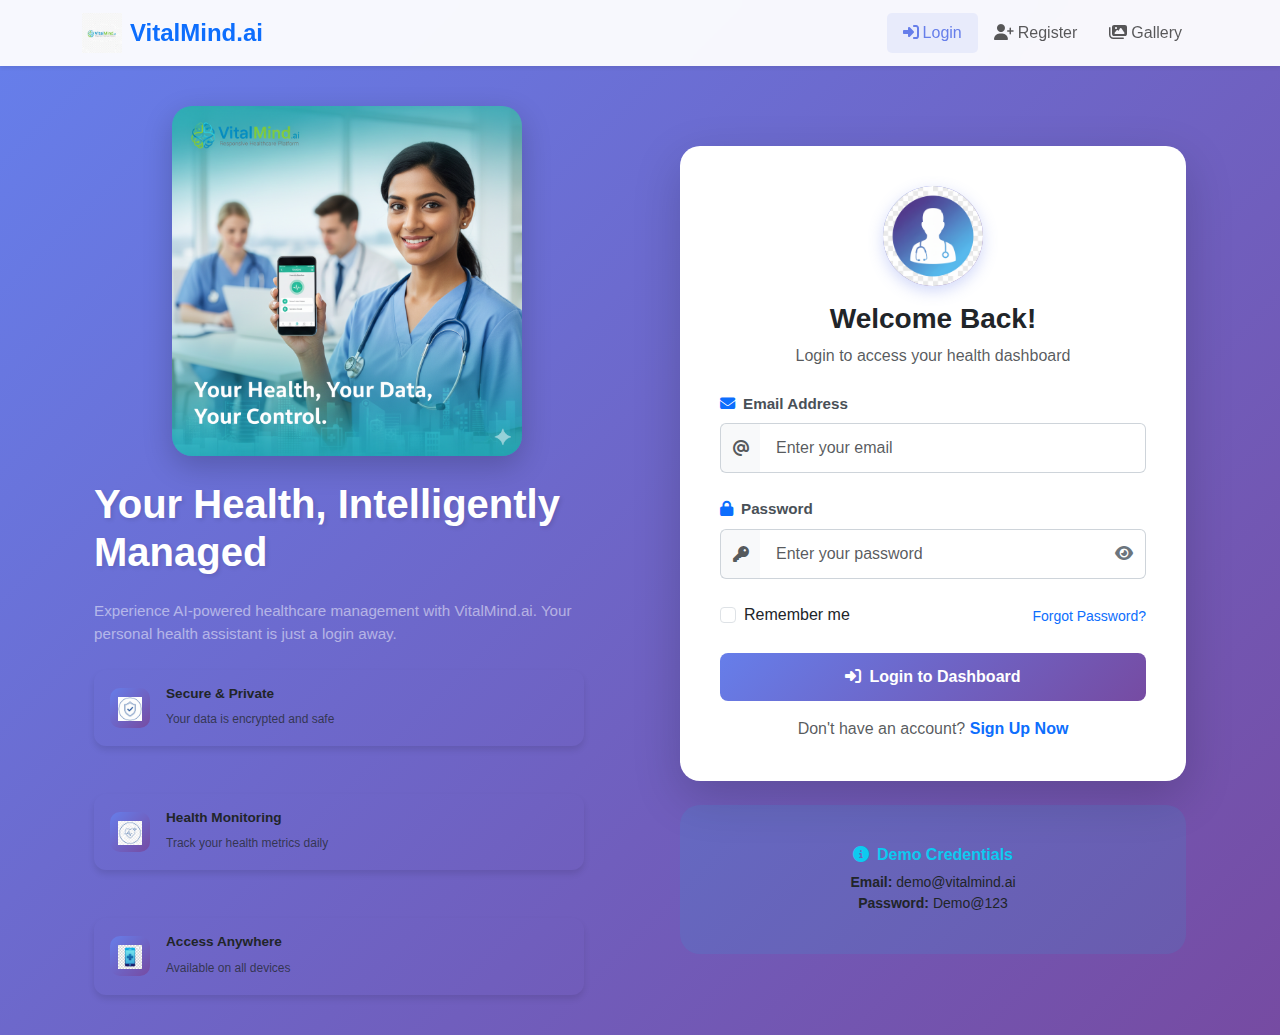
<file: index.html>
<!DOCTYPE html>
<html lang="en">
<head>
    <meta charset="UTF-8">
    <meta name="viewport" content="width=device-width, initial-scale=1.0">
    <title>VitalMind.ai - Login</title>
    
    <!-- Favicon -->
    <link rel="icon" type="image/png" href="assets/images/favicon.png">
    <link rel="shortcut icon" type="image/x-icon" href="assets/images/favicon.ico">
    
    <!-- Bootstrap CSS -->
    <link href="https://cdn.jsdelivr.net/npm/bootstrap@5.3.2/dist/css/bootstrap.min.css" rel="stylesheet">
    
    <!-- Font Awesome -->
    <link rel="stylesheet" href="https://cdnjs.cloudflare.com/ajax/libs/font-awesome/6.4.0/css/all.min.css">
    
    <!-- Custom CSS -->
    <link rel="stylesheet" href="css/login.css">
</head>

<body>
    <!-- Bootstrap Component 1: Navbar -->
    <nav class="navbar navbar-expand-lg navbar-light bg-white shadow-sm sticky-top">
        <div class="container">
            <a class="navbar-brand d-flex align-items-center" href="index.html">
                <img src="assets/images/logo.png" alt="VitalMind.ai Logo" height="40" class="me-2">
                <span class="fw-bold text-primary">VitalMind.ai</span>
            </a>
            
            <!-- Bootstrap Component 2: Navbar Toggler -->
            <button class="navbar-toggler" type="button" data-bs-toggle="collapse" data-bs-target="#navbarNav">
                <span class="navbar-toggler-icon"></span>
            </button>
            
            <!-- Bootstrap Component 3: Collapse -->
            <div class="collapse navbar-collapse" id="navbarNav">
                <ul class="navbar-nav ms-auto">
                    <li class="nav-item">
                        <a class="nav-link active" href="index.html">
                            <i class="fas fa-sign-in-alt me-1"></i>Login
                        </a>
                    </li>
                    <li class="nav-item">
                        <a class="nav-link" href="register.html">
                            <i class="fas fa-user-plus me-1"></i>Register
                        </a>
                    </li>
                    <li class="nav-item">
                        <a class="nav-link" href="gallery.html">
                            <i class="fas fa-images me-1"></i>Gallery
                        </a>
                    </li>
                </ul>
            </div>
        </div>
    </nav>

    <div class="hero-section">
        <div class="container">
            <div class="row align-items-center min-vh-100">
                <!-- Left Side - Feature Information -->
                <div class="col-lg-6 mb-5 mb-lg-0">
                    <div class="hero-content">
                        <div class="hero-image-container mb-4">
                            <img src="assets/images/hero-health.png" 
                                 alt="Healthcare Innovation" 
                                 class="img-fluid hero-image">
                        </div>
                        <h1 class="display-4 fw-bold text-white mb-4">
                            Your Health, Intelligently Managed
                        </h1>
                        <p class="lead text-white-50 mb-5">
                            Experience AI-powered healthcare management with VitalMind.ai. 
                            Your personal health assistant is just a login away.
                        </p>

                        <!-- Feature Cards - Bootstrap Component 4: Cards -->
                        <div class="row g-3">
                            <div class="col-12">
                                <div class="feature-card">
                                    <div class="d-flex align-items-center">
                                        <div class="feature-icon-img me-3">
                                            <img src="assets/images/icon-secure.png" 
                                                 alt="Secure" 
                                                 width="50" 
                                                 height="50">
                                        </div>
                                        <div>
                                            <h6 class="mb-1 fw-bold">Secure & Private</h6>
                                            <small class="text-muted">Your data is encrypted and safe</small>
                                        </div>
                                    </div>
                                </div>
                            </div>

                            <div class="col-12">
                                <div class="feature-card">
                                    <div class="d-flex align-items-center">
                                        <div class="feature-icon-img me-3">
                                            <img src="assets/images/icon-health.png" 
                                                 alt="Health Monitoring" 
                                                 width="50" 
                                                 height="50">
                                        </div>
                                        <div>
                                            <h6 class="mb-1 fw-bold">Health Monitoring</h6>
                                            <small class="text-muted">Track your health metrics daily</small>
                                        </div>
                                    </div>
                                </div>
                            </div>

                            <div class="col-12">
                                <div class="feature-card">
                                    <div class="d-flex align-items-center">
                                        <div class="feature-icon-img me-3">
                                            <img src="assets/images/icon-mobile.png" 
                                                 alt="Mobile Access" 
                                                 width="50" 
                                                 height="50">
                                        </div>
                                        <div>
                                            <h6 class="mb-1 fw-bold">Access Anywhere</h6>
                                            <small class="text-muted">Available on all devices</small>
                                        </div>
                                    </div>
                                </div>
                            </div>
                        </div>
                    </div>
                </div>

                <!-- Right Side - Login Form -->
                <div class="col-lg-6">
                    <div class="login-card">
                        <!-- Bootstrap Component 5: Card -->
                        <div class="card shadow-lg border-0">
                            <div class="card-body p-5">
                                <div class="text-center mb-4">
                                    <div class="login-avatar mb-3">
                                        <img src="assets/images/avatar-login.png" 
                                             alt="User Login" 
                                             class="avatar-image">
                                    </div>
                                    <h3 class="fw-bold mb-2">Welcome Back!</h3>
                                    <p class="text-muted">Login to access your health dashboard</p>
                                </div>

                                <!-- Bootstrap Component 6: Alert (Error) -->
                                <div id="errorAlert" class="alert alert-danger alert-dismissible fade d-none" role="alert">
                                    <i class="fas fa-exclamation-circle me-2"></i>
                                    <span id="errorMessage"></span>
                                    <button type="button" class="btn-close" onclick="hideError()"></button>
                                </div>

                                <!-- Bootstrap Component 7: Alert (Success) -->
                                <div id="successAlert" class="alert alert-success alert-dismissible fade d-none" role="alert">
                                    <i class="fas fa-check-circle me-2"></i>
                                    <span id="successMessage"></span>
                                </div>

                                <!-- Bootstrap Component 8: Form -->
                                <form id="loginForm" onsubmit="handleLogin(event)">
                                    <!-- Email Input -->
                                    <div class="mb-4">
                                        <label for="email" class="form-label fw-semibold">
                                            <i class="fas fa-envelope me-2 text-primary"></i>Email Address
                                        </label>
                                        <!-- Bootstrap Component 9: Input Group -->
                                        <div class="input-group">
                                            <span class="input-group-text bg-light border-end-0">
                                                <i class="fas fa-at text-muted"></i>
                                            </span>
                                            <input type="email" 
                                                   class="form-control border-start-0" 
                                                   id="email" 
                                                   placeholder="Enter your email"
                                                   required>
                                        </div>
                                        <div class="invalid-feedback" id="emailError"></div>
                                    </div>

                                    <!-- Password Input -->
                                    <div class="mb-4">
                                        <label for="password" class="form-label fw-semibold">
                                            <i class="fas fa-lock me-2 text-primary"></i>Password
                                        </label>
                                        <div class="input-group">
                                            <span class="input-group-text bg-light border-end-0">
                                                <i class="fas fa-key text-muted"></i>
                                            </span>
                                            <input type="password" 
                                                   class="form-control border-start-0 border-end-0" 
                                                   id="password" 
                                                   placeholder="Enter your password"
                                                   required>
                                            <!-- Bootstrap Component 10: Button (Input Group) -->
                                            <button class="btn btn-outline-secondary border-start-0" 
                                                    type="button" 
                                                    onclick="togglePassword()">
                                                <i class="fas fa-eye" id="toggleIcon"></i>
                                            </button>
                                        </div>
                                        <div class="invalid-feedback" id="passwordError"></div>
                                    </div>

                                    <!-- Remember Me & Forgot Password -->
                                    <div class="d-flex justify-content-between align-items-center mb-4">
                                        <!-- Bootstrap Component 11: Form Check -->
                                        <div class="form-check">
                                            <input class="form-check-input" type="checkbox" id="rememberMe">
                                            <label class="form-check-label" for="rememberMe">
                                                Remember me
                                            </label>
                                        </div>
                                        <a href="#" class="text-decoration-none small text-primary">
                                            Forgot Password?
                                        </a>
                                    </div>

                                    <!-- Bootstrap Component 12: Button -->
                                    <button type="submit" 
                                            class="btn btn-primary btn-lg w-100 mb-3" 
                                            id="loginBtn">
                                        <i class="fas fa-sign-in-alt me-2"></i>Login to Dashboard
                                    </button>

                                    <div class="text-center">
                                        <p class="mb-0 text-muted">
                                            Don't have an account? 
                                            <a href="register.html" class="text-primary fw-semibold text-decoration-none">
                                                Sign Up Now
                                            </a>
                                        </p>
                                    </div>
                                </form>
                            </div>
                        </div>

                        <!-- Demo Credentials Card -->
                        <div class="demo-card mt-4">
                            <div class="card border-0 bg-info bg-opacity-10">
                                <div class="card-body text-center">
                                    <h6 class="fw-bold text-info mb-2">
                                        <i class="fas fa-info-circle me-2"></i>Demo Credentials
                                    </h6>
                                    <p class="mb-0 small">
                                        <strong>Email:</strong> demo@vitalmind.ai<br>
                                        <strong>Password:</strong> Demo@123
                                    </p>
                                </div>
                            </div>
                        </div>
                    </div>
                </div>
            </div>
        </div>
    </div>
</file>
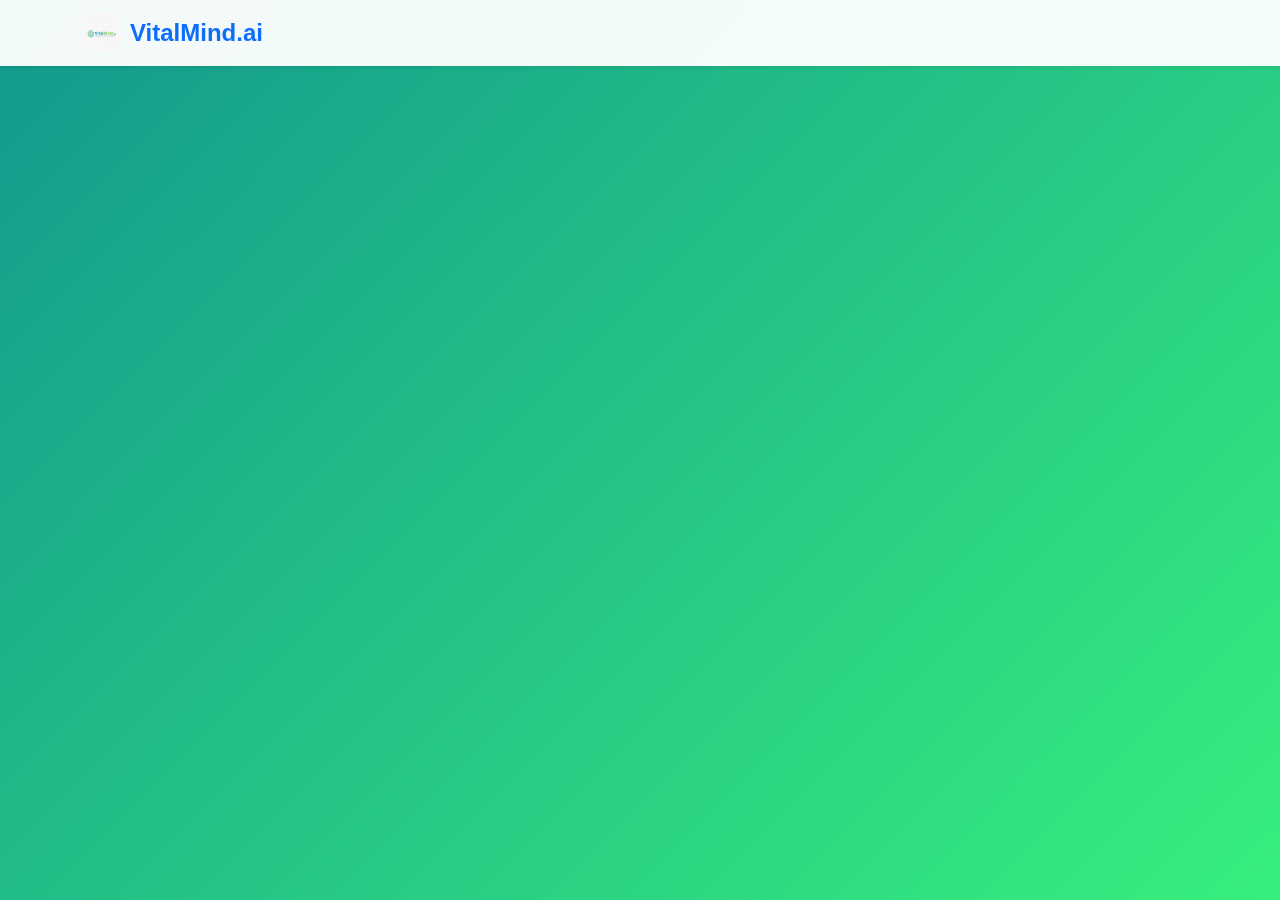
<file: register.html>
<!--
  register.html
  User registration page. Allows new users to create an account with validation.
-->
<!-- gowri started this part -->
 
<!DOCTYPE html>
<html lang="en">
<head>
    <meta charset="UTF-8">
    <meta name="viewport" content="width=device-width, initial-scale=1.0">
    <title>VitalMind.ai - Register</title>
    
    <!-- Favicon -->
    <link rel="icon" type="image/png" href="assets/images/favicon.png">
    <link rel="shortcut icon" type="image/x-icon" href="assets/images/favicon.ico">
    
    <!-- Bootstrap CSS -->
    <link href="https://cdn.jsdelivr.net/npm/bootstrap@5.3.2/dist/css/bootstrap.min.css" rel="stylesheet">
    
    <!-- Font Awesome -->
    <link rel="stylesheet" href="https://cdnjs.cloudflare.com/ajax/libs/font-awesome/6.4.0/css/all.min.css">
    
    <!-- Custom CSS -->
    <link rel="stylesheet" href="css/register.css">
</head>
<body>
    <!-- Navbar -->
    <nav class="navbar navbar-expand-lg navbar-light bg-white shadow-sm sticky-top">
        <div class="container">
            <a class="navbar-brand d-flex align-items-center" href="index.html">
                <img src="assets/images/logo.png" alt="VitalMind.ai Logo" height="40" class="me-2">
                <span class="fw-bold text-primary">VitalMind.ai</span>
            </a>
            
            <button class="navbar-toggler" type="button" data-bs-toggle="collapse" data-bs-target="#navbarNav">
                <span class="navbar-toggler-icon"></span>
            </button>


    <script src="https://cdn.jsdelivr.net/npm/bootstrap@5.3.2/dist/js/bootstrap.bundle.min.js"></script>
    <script src="js/validation.js"></script>
</body>
</html>
</file>
<file: css/login.css>
/* 
 * Login Page Styles
 * Author: Member 1 - Apurva Raj
 * Description: Professional login page with gradient background and image placeholders
 */

:root {
    --primary-gradient: linear-gradient(135deg, #667eea 0%, #764ba2 100%);
    --success-gradient: linear-gradient(135deg, #11998e 0%, #38ef7d 100%);
    --info-gradient: linear-gradient(135deg, #4facfe 0%, #00f2fe 100%);
    --transition: all 0.3s ease;
}

* {
    margin: 0;
    padding: 0;
    box-sizing: border-box;
}

body {
    font-family: 'Segoe UI', Tahoma, Geneva, Verdana, sans-serif;
    background: var(--primary-gradient);
    min-height: 100vh;
}

/* Navbar Styling */
.navbar {
    backdrop-filter: blur(10px);
    background-color: rgba(255, 255, 255, 0.95) !important;
}

.navbar-brand {
    font-size: 1.5rem;
    transition: var(--transition);
}

.navbar-brand:hover {
    transform: scale(1.05);
}

.navbar-brand img {
    transition: var(--transition);
}

.navbar-brand:hover img {
    transform: rotate(360deg);
}

.nav-link {
    font-weight: 500;
    padding: 0.5rem 1rem !important;
    border-radius: 5px;
    transition: var(--transition);
}

.nav-link:hover,
.nav-link.active {
    background-color: rgba(102, 126, 234, 0.1);
    color: #667eea !important;
}

/* Hero Section */
.hero-section {
    padding: 40px 0;
    background: var(--primary-gradient);
    min-height: fit-content;
}

.hero-section .container {
    display: flex;
    align-items: center;
    justify-content: center;
}

.hero-section .row {
    width: 100%;
    display: flex;
    align-items: center;
    min-height: auto !important;
    height: auto;
    gap: 2rem;
}

.hero-section .col-lg-6 {
    display: flex;
    align-items: center;
    min-height: auto;
    flex: 1;
    max-width: 50%;
}

.hero-content {
    width: 100%;
}

.hero-content h1 {
    text-shadow: 2px 2px 4px rgba(0, 0, 0, 0.1);
    animation: fadeInUp 0.8s ease-out;
    font-size: 2.5rem !important;
    line-height: 1.2;
}

.hero-content p {
    animation: fadeInUp 1s ease-out;
    font-size: 0.95rem;
    margin-bottom: 1.5rem !important;
}

/* Hero Image */
.hero-image-container {
    text-align: center;
    margin-bottom: 1.5rem;
}

.hero-image {
    max-width: 100%;
    max-height: 350px;
    height: auto;
    border-radius: 20px;
    box-shadow: 0 10px 30px rgba(0, 0, 0, 0.2);
    animation: float 3s ease-in-out infinite;
}

@keyframes float {
    0%, 100% {
        transform: translateY(0px);
    }
    50% {
        transform: translateY(-20px);
    }
}

/* Feature Cards */
.feature-card {
    padding: 1rem;
    border-radius: 12px;
    box-shadow: 0 4px 6px rgba(0, 0, 0, 0.1);
    transition: var(--transition);
    animation: fadeInUp 1.2s ease-out;
}

.feature-card:hover {
    transform: translateY(-5px);
    box-shadow: 0 8px 15px rgba(0, 0, 0, 0.2);
}

.feature-icon-img {
    width: 40px;
    height: 40px;
    border-radius: 10px;
    padding: 8px;
    background: linear-gradient(135deg, #667eea 0%, #764ba2 100%);
    flex-shrink: 0;
}

.feature-icon-img img {
    width: 100%;
    height: 100%;
    object-fit: contain;
}

.feature-card h6 {
    font-size: 0.85rem;
}

.feature-card small {
    font-size: 0.75rem;
}

/* Login Card */
.login-card {
    animation: fadeInRight 0.8s ease-out;
    height: 100%;
    display: flex;
    flex-direction: column;
    justify-content: center;
    width: 100%;
}

.hero-section .col-lg-6:last-child {
    padding-left: 1.5rem;
    max-width: 50%;
}

.hero-section .col-lg-6:first-child {
    padding-right: 1.5rem;
}

.card {
    border-radius: 20px;
    overflow: hidden;
}

.card-body {
    padding: 2.5rem !important;
}

.login-avatar {
    width: 100px;
    height: 100px;
    border-radius: 50%;
    margin: 0 auto;
    overflow: hidden;
    box-shadow: 0 5px 15px rgba(102, 126, 234, 0.3);
    background: var(--primary-gradient);
    display: flex;
    align-items: center;
    justify-content: center;
}

.avatar-image {
    width: 100%;
    height: 100%;
    object-fit: cover;
}

/* Fallback for missing images */
.login-avatar:empty::before {
    content: '\f007';
    font-family: 'Font Awesome 6 Free';
    font-weight: 900;
    font-size: 3rem;
    color: white;
}

/* Form Styling */
.form-label {
    color: #495057;
    font-size: 0.95rem;
    margin-bottom: 0.5rem;
}

.input-group-text {
    background-color: #f8f9fa;
    border: 1px solid #ced4da;
}

.form-control {
    padding: 0.75rem 1rem;
    font-size: 1rem;
    border: 1px solid #ced4da;
}

.form-control:focus {
    border-color: #667eea;
    box-shadow: 0 0 0 0.2rem rgba(102, 126, 234, 0.25);
}

.form-control.is-invalid {
    border-color: #dc3545;
    background-image: none;
}

.invalid-feedback {
    display: none;
    font-size: 0.875rem;
    color: #dc3545;
    margin-top: 0.25rem;
}

.form-control.is-invalid ~ .invalid-feedback {
    display: block;
}

/* Form Check */
.form-check-input:checked {
    background-color: #667eea;
    border-color: #667eea;
}

.form-check-input:focus {
    border-color: #667eea;
    box-shadow: 0 0 0 0.2rem rgba(102, 126, 234, 0.25);
}

/* Buttons */
.btn-primary {
    background: var(--primary-gradient);
    border: none;
    padding: 0.75rem 1.5rem;
    font-weight: 600;
    font-size: 1rem;
    transition: var(--transition);
}

.btn-primary:hover {
    transform: translateY(-2px);
    box-shadow: 0 5px 15px rgba(102, 126, 234, 0.4);
}

.btn-primary:active {
    transform: translateY(0);
}

.btn-outline-secondary {
    border-color: #ced4da;
    color: #6c757d;
}

.btn-outline-secondary:hover {
    background-color: #f8f9fa;
    border-color: #ced4da;
    color: #495057;
}

/* Alerts */
.alert {
    border-radius: 10px;
    border: none;
    animation: slideDown 0.3s ease-out;
}

.alert-danger {
    background-color: #f8d7da;
    color: #721c24;
}

.alert-success {
    background-color: #d4edda;
    color: #155724;
}

/* Demo Card */
.demo-card {
    animation: fadeInUp 1s ease-out;
}

/* Footer */
footer {
    background: rgba(0, 0, 0, 0.2) !important;
    backdrop-filter: blur(10px);
}

footer img {
    max-height: 30px;
}

/* Animations */
@keyframes fadeInUp {
    from {
        opacity: 0;
        transform: translateY(30px);
    }
    to {
        opacity: 1;
        transform: translateY(0);
    }
}

@keyframes fadeInRight {
    from {
        opacity: 0;
        transform: translateX(30px);
    }
    to {
        opacity: 1;
        transform: translateX(0);
    }
}

@keyframes slideDown {
    from {
        opacity: 0;
        transform: translateY(-20px);
    }
    to {
        opacity: 1;
        transform: translateY(0);
    }
}

/* Responsive Design */
@media (max-width: 991.98px) {
    .hero-section {
        padding: 30px 0;
        min-height: auto;
    }
    
    .hero-section .container {
        display: block;
    }

    .hero-content h1 {
        font-size: 2rem;
    }

    .hero-content {
        text-align: center;
        margin-bottom: 2rem;
    }
    
    .hero-image {
        max-width: 300px;
    }
    
    .hero-section .col-lg-6 {
        margin-bottom: 2rem;
    }
}

@media (max-width: 767.98px) {
    .hero-content h1 {
        font-size: 1.75rem;
    }

    .card-body {
        padding: 2rem 1.5rem !important;
    }
    
    .login-avatar {
        width: 80px;
        height: 80px;
    }
}

@media (max-width: 575.98px) {
    .hero-image {
        max-width: 250px;
    }
    
    .feature-icon-img {
        width: 40px;
        height: 40px;
    }
    
    .feature-icon-img img {
        width: 30px;
        height: 30px;
    }
}
</file>
<file: css/register.css>
:root {
    --success-gradient: linear-gradient(135deg, #11998e 0%, #38ef7d 100%);
    --transition: all 0.3s ease;
}

* {
    margin: 0;
    padding: 0;
    box-sizing: border-box;
}

body {
    font-family: 'Segoe UI', Tahoma, Geneva, Verdana, sans-serif;
    background: var(--success-gradient);
    min-height: 100vh;
}

/* Navbar Styling */
.navbar {
    backdrop-filter: blur(10px);
    background-color: rgba(255, 255, 255, 0.95) !important;
}

.navbar-brand {
    font-size: 1.5rem;
    transition: var(--transition);
}

.navbar-brand:hover {
    transform: scale(1.05);
}

.navbar-brand img {
    transition: var(--transition);
}

.navbar-brand:hover img {
    transform: rotate(360deg);
}

.nav-link {
    font-weight: 500;
    padding: 0.5rem 1rem !important;
    border-radius: 5px;
    transition: var(--transition);
}

.nav-link:hover,
.nav-link.active {
    background-color: rgba(17, 153, 142, 0.1);
    color: #11998e !important;
}

/* Register Section */
.register-section {
    min-height: 100vh;
    padding: 80px 0 40px;
}

/* Register Card */
.register-card {
    animation: fadeInUp 0.8s ease-out;
}

.card {
    border-radius: 20px;
    overflow: hidden;
}

.register-avatar {
    width: 100px;
    height: 100px;
    border-radius: 50%;
    margin: 0 auto;
    overflow: hidden;
    box-shadow: 0 5px 15px rgba(17, 153, 142, 0.3);
    background: var(--success-gradient);
    display: flex;
    align-items: center;
    justify-content: center;
}

.avatar-image {
    width: 100%;
    height: 100%;
    object-fit: cover;
}

/* Fallback for missing avatar image */
.register-avatar:empty::before,
.register-avatar img[src=""]:before {
    content: '\f234';
    font-family: 'Font Awesome 6 Free';
    font-weight: 900;
    font-size: 3rem;
    color: white;
}

/* Progress Bar */
.progress {
    border-radius: 10px;
    overflow: hidden;
    background-color: #e9ecef;
}

.progress-bar {
    background: var(--success-gradient) !important;
    transition: width 0.5s ease;
}

/* Form Styling */
.form-label {
    color: #495057;
    font-size: 0.95rem;
    margin-bottom: 0.5rem;
}

.form-control {
    padding: 0.75rem 1rem;
    font-size: 1rem;
    border: 1px solid #ced4da;
    border-radius: 8px;
    transition: var(--transition);
}

.form-control:focus {
    border-color: #11998e;
    box-shadow: 0 0 0 0.2rem rgba(17, 153, 142, 0.25);
}

.form-control.is-invalid {
    border-color: #dc3545;
    background-image: none;
}

.form-control.is-valid {
    border-color: #28a745;
    background-image: none;
}

.invalid-feedback {
    display: none;
    font-size: 0.875rem;
    color: #dc3545;
    margin-top: 0.25rem;
}

.form-control.is-invalid ~ .invalid-feedback {
    display: block;
}

/* Input Groups */
.input-group .btn {
    border: 1px solid #ced4da;
}

.input-group .form-control:focus ~ .btn {
    border-color: #11998e;
}

/* Password Strength Indicator */
.password-strength {
    height: 6px;
    background: #e9ecef;
    border-radius: 3px;
    overflow: hidden;
    margin-top: 8px;
}

.password-strength-bar {
    height: 100%;
    transition: all 0.4s ease;
    border-radius: 3px;
}

.strength-weak {
    background: linear-gradient(90deg, #ef4444 0%, #dc2626 100%);
    width: 33%;
}

.strength-medium {
    background: linear-gradient(90deg, #f59e0b 0%, #d97706 100%);
    width: 66%;
}

.strength-strong {
    background: linear-gradient(90deg, #10b981 0%, #059669 100%);
    width: 100%;
}

/* Form Check */
.form-check-input:checked {
    background-color: #11998e;
    border-color: #11998e;
}

.form-check-input:focus {
    border-color: #11998e;
    box-shadow: 0 0 0 0.2rem rgba(17, 153, 142, 0.25);
}

.form-check-label {
    font-size: 0.9rem;
    color: #6c757d;
}

/* Buttons */
.btn-success {
    background: var(--success-gradient);
    border: none;
    padding: 0.75rem 1.5rem;
    font-weight: 600;
    font-size: 1rem;
    transition: var(--transition);
}

.btn-success:hover {
    transform: translateY(-2px);
    box-shadow: 0 5px 15px rgba(17, 153, 142, 0.4);
}

.btn-success:active {
    transform: translateY(0);
}

.btn-outline-secondary {
    border-color: #ced4da;
    color: #6c757d;
}

.btn-outline-secondary:hover {
    background-color: #f8f9fa;
    border-color: #ced4da;
    color: #495057;
}

/* Alerts */
.alert {
    border-radius: 10px;
    border: none;
    animation: slideDown 0.3s ease-out;
}

.alert-danger {
    background-color: #f8d7da;
    color: #721c24;
}

.alert-success {
    background-color: #d4edda;
    color: #155724;
}

/* Badge */
.badge {
    font-size: 0.9rem;
    font-weight: 500;
    border-radius: 10px;
}

/* Footer */
footer img {
    max-height: 30px;
}

/* Animations */
@keyframes fadeInUp {
    from {
        opacity: 0;
        transform: translateY(30px);
    }
    to {
        opacity: 1;
        transform: translateY(0);
    }
}

@keyframes slideDown {
    from {
        opacity: 0;
        transform: translateY(-20px);
    }
    to {
        opacity: 1;
        transform: translateY(0);
    }
}

/* Responsive Design */
@media (max-width: 767.98px) {
    .register-section {
        padding: 40px 0;
    }

    .card-body {
        padding: 2rem 1.5rem !important;
    }

    .register-avatar {
        width: 80px;
        height: 80px;
    }
}

@media (max-width: 575.98px) {
    .card-body {
        padding: 1.5rem 1rem !important;
    }
}
</file>
